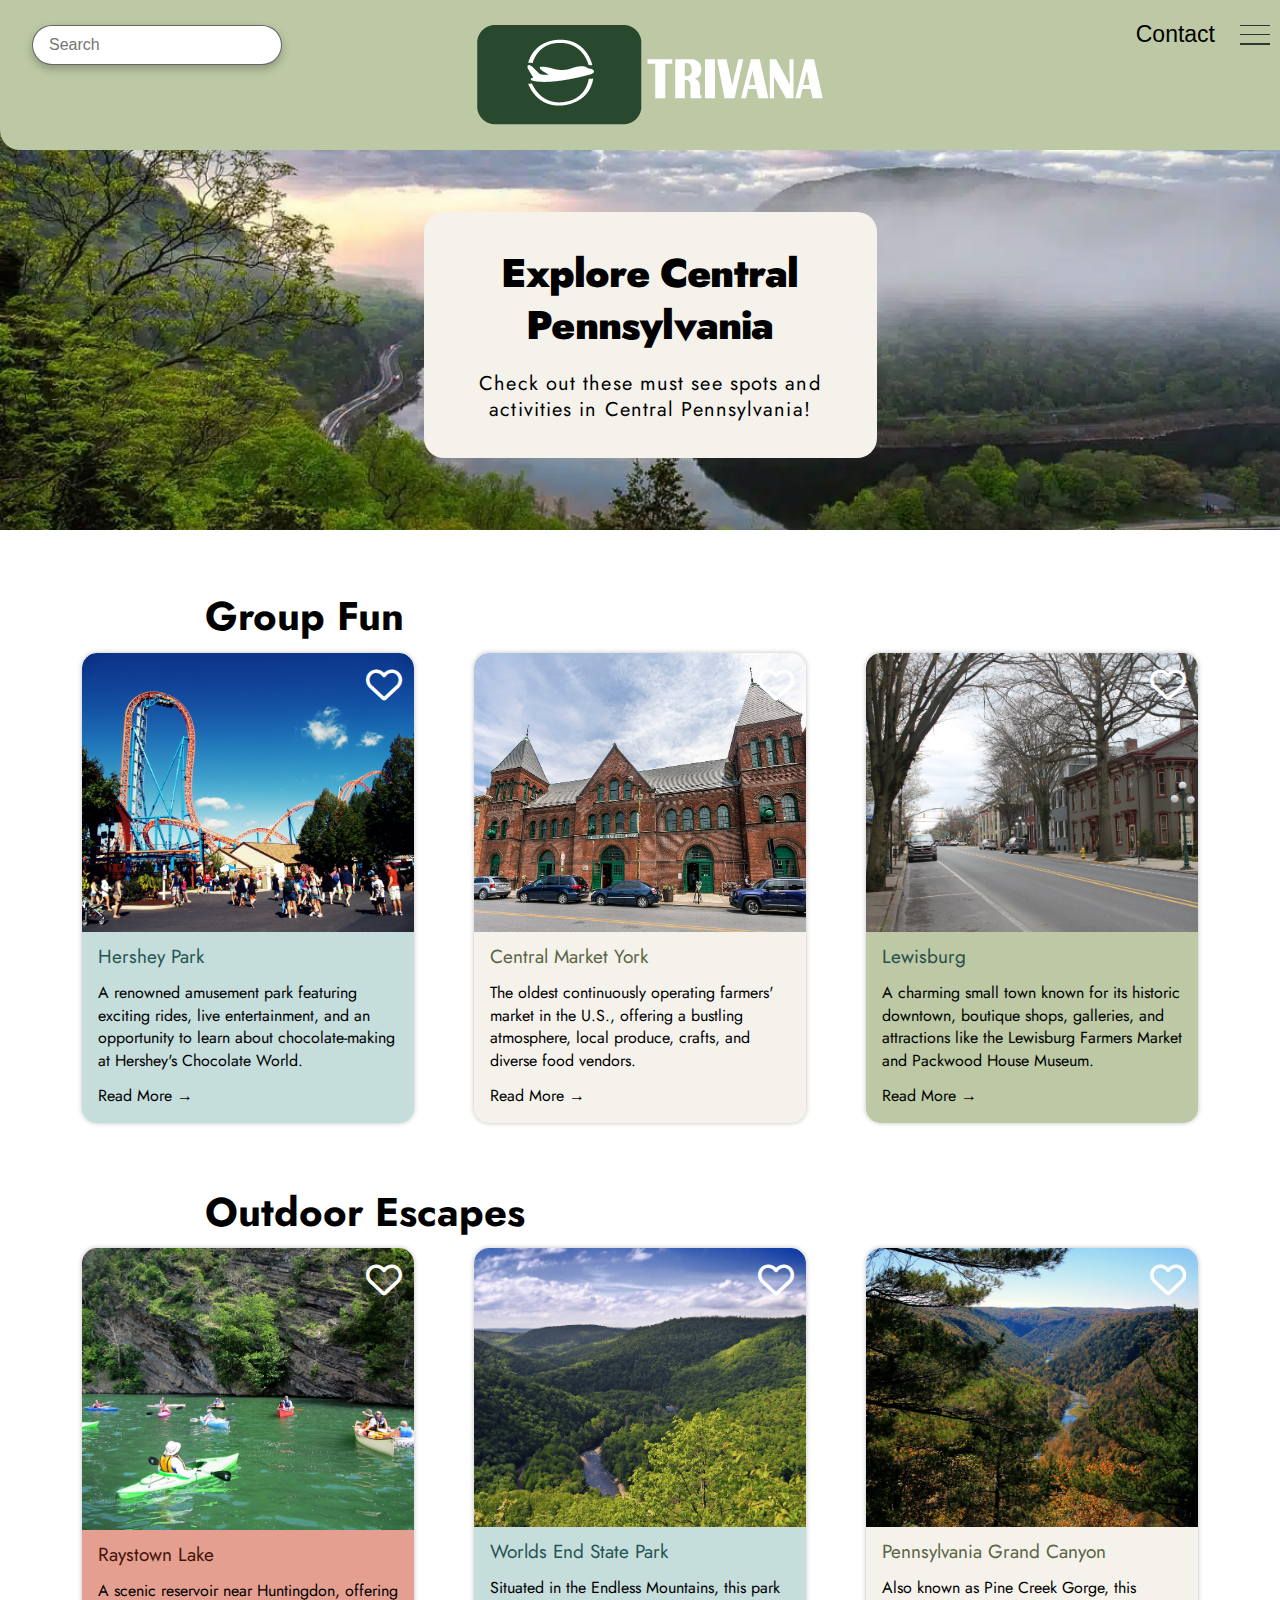
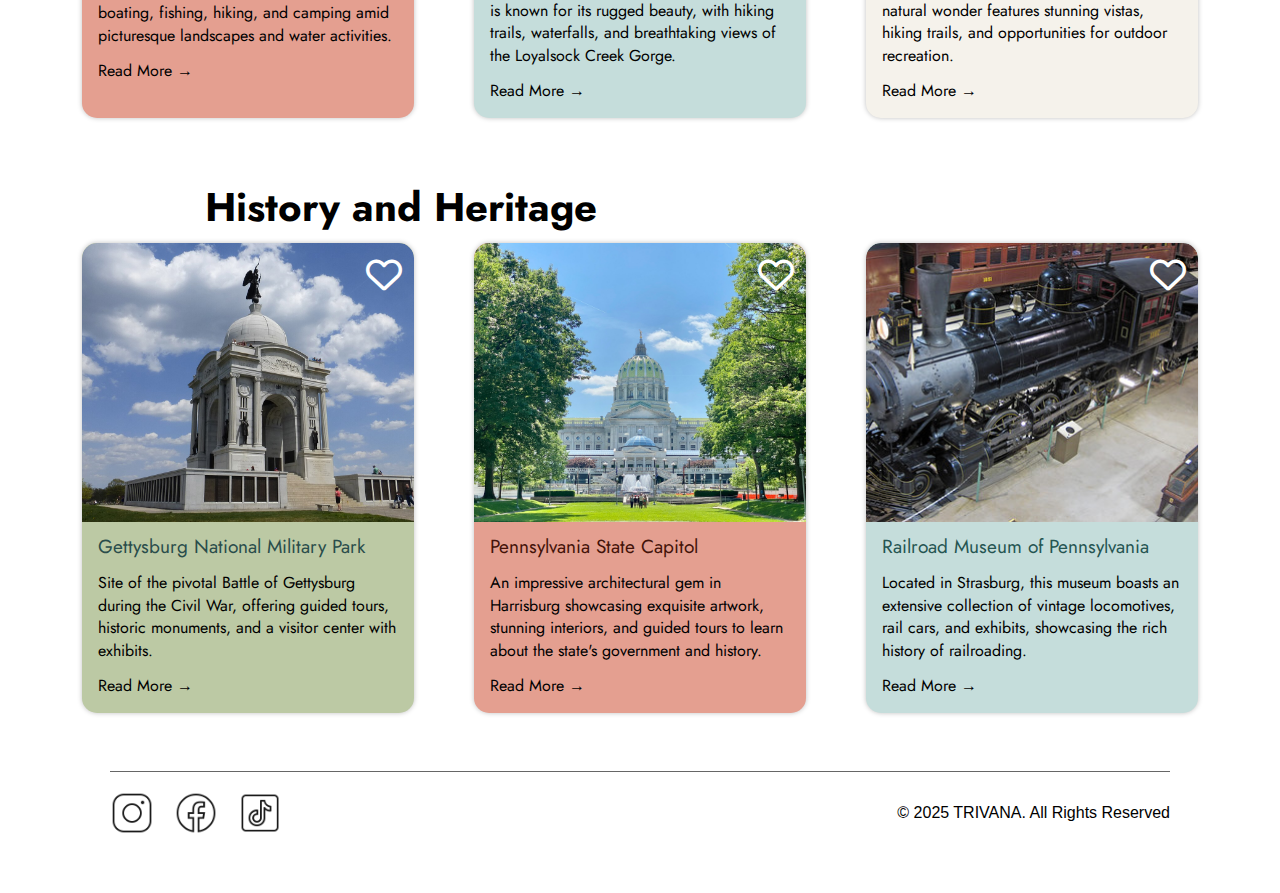
<file: Projects/project-1/index.html>
<!DOCTYPE html>
<html lang="en">
  <head>
    <meta charset="UTF-8" />
    <meta name="viewport" content="width=device-width, initial-scale=1.0" />
    <title>Trivana</title>
    <link
      href="https://fonts.googleapis.com/css2?family=Jost:wght@100;300;400;500;600;700;800&display=swap"
      rel="stylesheet"
    />
    <link
      rel="stylesheet"
      href="https://cdnjs.cloudflare.com/ajax/libs/font-awesome/6.4.0/css/all.min.css"
    />
    <link rel="stylesheet" href="style.css" />
    <link rel="apple-touch-icon" href="images/apple-touch-icon.png" />
    <link rel="icon" href="images/trivana-favicon.svg" type="image/svg+xml" />  
  </head>
  <body>
    <header class="flex">
      <div id="search">
        <input type="text" placeholder="Search" />
      </div>

      <div id="logo">
        <a href="#"><img src="images/trivana.png" alt="Trivana Logo" /></a>
      </div>

      <div id="contact">
        <button class="contact">Contact</button>
        <div class="menu">
          <div></div>
          <div></div>
          <div></div>
        </div>
      </div>
    </header>


    <div id="hero">
      <div class="hero-banner"></div>
      <div class="content-box">
        <h1>Explore Central Pennsylvania</h1>
        <p>
          Check out these must see spots and activities in Central Pennsylvania!
        </p>
      </div>
    </div>


    <div class="group-fun-heading">Group Fun</div>
    <div class="outdoorescapes">Outdoor Escapes</div>
    <div class="historyandheritage">History and Heritage</div>


    <div class="card-grid">
      <!-- Card 1 -->
      <div class="card card-group-1">
        <div class="card-image">
          <a href="https://www.hersheypark.com/" target="_blank">
            <img src="images/hersheypark.jpg" alt="Hershey Park" />
          </a>
          <button class="favorite-btn" aria-label="Add to favorites">
            <i class="fa-regular fa-heart heart-icon"></i>
          </button>
        </div>
        <div class="card-text">
          <h4>Hershey Park</h4>
          <p class="description">
            A renowned amusement park featuring exciting rides, live entertainment, and an opportunity to learn about chocolate-making at Hershey's Chocolate World.
          </p>
          <a href="https://www.hersheypark.com/" target="_blank" class="read-more">Read More</a>
        </div>
      </div>

      <!-- Card 2 -->
      <div class="card card-group-2">
        <div class="card-image">
          <a href="https://www.centralmarketyork.com/" target="_blank">
            <img src="images/centralmarket.jpg" alt="Central Market York" />
          </a>
          <button class="favorite-btn" aria-label="Add to favorites">
            <i class="fa-regular fa-heart heart-icon"></i>
          </button>
        </div>
        <div class="card-text">
          <h4>Central Market York</h4>
          <p class="description">
            The oldest continuously operating farmers' market in the U.S., offering a bustling atmosphere, local produce, crafts, and diverse food vendors.
          </p>
          <a href="https://www.centralmarketyork.com/" target="_blank" class="read-more">Read More</a>
        </div>
      </div>

      <!-- Card 3 -->
      <div class="card card-group-3">
        <div class="card-image">
          <a href="https://www.lewisburgpa.com/" target="_blank">
            <img src="images/lewisburg.jpg" alt="Lewisburg" />
          </a>
          <button class="favorite-btn" aria-label="Add to favorites">
            <i class="fa-regular fa-heart heart-icon"></i>
          </button>
        </div>
        <div class="card-text">
          <h4>Lewisburg</h4>
          <p class="description">
            A charming small town known for its historic downtown, boutique shops, galleries, and attractions like the Lewisburg Farmers Market and Packwood House Museum.
          </p>
          <a href="https://www.lewisburgpa.com/" target="_blank" class="read-more">Read More</a>
        </div>
      </div>

      <!-- Card 4 -->
      <div class="card card-group-4">
        <div class="card-image">
          <a href="https://www.nab.usace.army.mil/Missions/Dams-Recreation/Raystown/" target="_blank">
            <img src="images/raystown.jpg" alt="Raystown Lake" />
          </a>
          <button class="favorite-btn" aria-label="Add to favorites">
            <i class="fa-regular fa-heart heart-icon"></i>
          </button>
        </div>
        <div class="card-text">
          <h4>Raystown Lake</h4>
          <p class="description">
            A scenic reservoir near Huntingdon, offering boating, fishing, hiking, and camping amid picturesque landscapes and water activities.
          </p>
          <a href="https://www.nab.usace.army.mil/Missions/Dams-Recreation/Raystown/" target="_blank" class="read-more">Read More</a>
        </div>
      </div>

      <!-- Card 5 -->
      <div class="card card-group-1">
        <div class="card-image">
          <a href="https://www.dcnr.pa.gov/StateParks/FindAPark/WorldsEndStatePark/" target="_blank">
            <img src="images/statepark.jpg" alt="Worlds End State Park" />
          </a>
          <button class="favorite-btn" aria-label="Add to favorites">
            <i class="fa-regular fa-heart heart-icon"></i>
          </button>
        </div>
        <div class="card-text">
          <h4>Worlds End State Park</h4>
          <p class="description">
            Situated in the Endless Mountains, this park is known for its rugged beauty, with hiking trails, waterfalls, and breathtaking views of the Loyalsock Creek Gorge.
          </p>
          <a href="https://www.dcnr.pa.gov/StateParks/FindAPark/WorldsEndStatePark/" target="_blank" class="read-more">Read More</a>
        </div>
      </div>

            <!-- Card 6 -->
      <div class="card card-group-2">
        <div class="card-image">
          <a href="https://www.pa.gov/agencies/dcnr/recreation/where-to-go/state-parks/find-a-park/colton-point-state-park" target="_blank">
            <img src="images/grandcanyon.jpg" alt="Pennsylvania Grand Canyon" />
          </a>
          <button class="favorite-btn" aria-label="Add to favorites">
            <i class="fa-regular fa-heart heart-icon"></i>
          </button>
        </div>
        <div class="card-text">
          <h4>Pennsylvania Grand Canyon</h4>
          <p class="description">
            Also known as Pine Creek Gorge, this natural wonder features stunning vistas, hiking trails, and opportunities for outdoor recreation.
          </p>
          <a href="https://www.pa.gov/agencies/dcnr/recreation/where-to-go/state-parks/find-a-park/colton-point-state-park" target="_blank" class="read-more">Read More</a>
        </div>
      </div>

      <!-- Card 7 -->
      <div class="card card-group-3">
        <div class="card-image">
          <a href="https://www.nps.gov/gett/index.htm" target="_blank">
            <img src="images/military.jpg" alt="Gettysburg National Military Park" />
          </a>
          <button class="favorite-btn" aria-label="Add to favorites">
            <i class="fa-regular fa-heart heart-icon"></i>
          </button>
        </div>
        <div class="card-text">
          <h4>Gettysburg National Military Park</h4>
          <p class="description">
            Site of the pivotal Battle of Gettysburg during the Civil War, offering guided tours, historic monuments, and a visitor center with exhibits.
          </p>
          <a href="https://www.nps.gov/gett/index.htm" target="_blank" class="read-more">Read More</a>
        </div>
      </div>

      <!-- Card 8 -->
      <div class="card card-group-4">
        <div class="card-image">
          <a href="https://www.pacapitol.com/" target="_blank">
            <img src="images/capitol.jpg" alt="Pennsylvania State Capitol" />
          </a>
          <button class="favorite-btn" aria-label="Add to favorites">
            <i class="fa-regular fa-heart heart-icon"></i>
          </button>
        </div>
        <div class="card-text">
          <h4>Pennsylvania State Capitol</h4>
          <p class="description">
            An impressive architectural gem in Harrisburg showcasing exquisite artwork, stunning interiors, and guided tours to learn about the state's government and history.
          </p>
          <a href="https://www.pacapitol.com/" target="_blank" class="read-more">Read More</a>
        </div>
      </div>

      <!-- Card 9 -->
      <div class="card card-group-1">
        <div class="card-image">
          <a href="https://www.rrmuseumpa.org/" target="_blank">
            <img src="images/railroad.jpg" alt="Railroad Museum of Pennsylvania" />
          </a>
          <button class="favorite-btn" aria-label="Add to favorites">
            <i class="fa-regular fa-heart heart-icon"></i>
          </button>
        </div>
        <div class="card-text">
          <h4>Railroad Museum of Pennsylvania</h4>
          <p class="description">
            Located in Strasburg, this museum boasts an extensive collection of vintage locomotives, rail cars, and exhibits, showcasing the rich history of railroading.
          </p>
          <a href="https://www.rrmuseumpa.org/" target="_blank" class="read-more">Read More</a>
        </div>
      </div>
    </div> 


    <div class="footer-line"></div>

    <div class="footer-icons">
  <img src="images/instagram-icon.png" alt="Icon 1" />
  <img src="images/facebook-icon.png" alt="Icon 2" />
  <img src="images/tiktok-icon.png" alt="Icon 3" />
</div>

<div class="footer-text">© 2025 TRIVANA. All Rights Reserved</div>


    <div style="height: 200px;"></div>


    <script>
      document.querySelectorAll('.favorite-btn').forEach(button => {
        button.addEventListener('click', () => {
          const icon = button.querySelector('.heart-icon');
          icon.classList.toggle('fa-regular');
          icon.classList.toggle('fa-solid');
        });
      });
    </script>
  </body>
</html>
</file>
<file: Projects/project-1/style.css>
* {
  box-sizing: border-box;
  margin: 0;
  padding: 0;
}

body {
  font-family: 'Jost', sans-serif;
  background: white;
  min-height: 2493px;
  overflow-x: hidden;
}

header {
  background-color: #BCC9A4;
  width: 1300px;
  height: 150px;
  margin: 0 auto;
  border-bottom-left-radius: 20px;
  border-bottom-right-radius: 20px;
  position: relative;
  z-index: 2;
}

#search input {
  position: absolute;
  top: 25px;
  left: 32px;
  width: 250px;
  height: 40px;
  font-size: 16px;
  padding: 8px 16px;
  border-radius: 30px;
  border: 1px solid rgba(0, 0, 0, 0.6);
  box-shadow: 0 4px 8px rgba(0, 0, 0, 0.25);
}

#logo {
  display: flex;
  align-items: center;
  justify-content: center;
  flex: 1;
  padding-top: 7px;
}

#logo img {
  width: 100%;
  height: 100%;
  object-fit: contain;
  margin-top: -1px;
}

.flex {
  display: flex;
  justify-content: space-between;
  align-items: center;
}

#contact {
  position: absolute;
  top: 21px;
  right: 30px;
  display: flex;
  align-items: center;
  gap: 25px;
}

.contact {
  background: none;
  border: none;
  color: black;
  font-size: 23px;
  cursor: pointer;
  padding: 0;
}

.menu {
  display: flex;
  flex-direction: column;
  justify-content: space-between;
  width: 30px;
  height: 20px;
}

.menu div {
  height: 1.5px;
  background: #333;
  width: 100%;
}

.contact:hover {
  color: #2A4D4B;
  text-shadow: 0 0 1px rgba(0, 0, 0, 0.2);
}

.menu:hover {
  transform: scale(1.05);
}

#hero {
  position: relative;
  width: 1300px;
  height: 440px;
  margin: -60px auto 0 auto;
  padding-top: 60px;
  overflow: hidden;
  z-index: 1;
}

.hero-banner {
  position: absolute;
  top: 0;
  left: 0;
  width: 100%;
  height: 450px;
  background-image: url('images/pennsylvania.jpg');
  background-size: cover;
  background-position: center;
  background-repeat: no-repeat;
  z-index: 0;
}

.content-box {
  position: relative;
  z-index: 1;
  width: 453px;
  height: 246px;
  background: #F5F2EB;
  border-radius: 20px;
  margin: 62px auto 0 auto;
  display: flex;
  flex-direction: column;
  align-items: center;
  justify-content: center;
  text-align: center;
  padding: 40px 20px;
}

.content-box h1 {
  font-size: 40px;
  font-weight: 900;
  line-height: 1.3;
  letter-spacing: -0.8px;
  margin-bottom: 20px;
}

.content-box p {
  font-size: 20px;
  font-weight: 400;
  letter-spacing: 1.1px;
  line-height: 1.3;
}

.group-fun-heading,
.outdoorescapes,
.historyandheritage {
  position: absolute;
  left: 205px;
  font-family: 'Jost', sans-serif;
  font-size: 40px;
  font-weight: 700;
  color: black;
}

.group-fun-heading {
  top: 587px;
}

.outdoorescapes {
  top: 1183px;
}

.historyandheritage {
  top: 1778px;
}

.card-grid {
  display: grid;
  grid-template-columns: repeat(3, 1fr);
  gap: 125px 60px;
  position: absolute;
  top: 653px;
  left: 50%;
  transform: translateX(-50%);
  border-radius: 15px;
}

.card {
  border-radius: 15px;
  box-shadow: 0 0 5px rgba(0, 0, 0, 0.25);
  display: flex;
  flex-direction: column;
  width: 332px;
  height: 470px;
  overflow: hidden;
}

.card-image {
  position: relative;
  width: 100%;
  height: 282px;
  overflow: hidden;
}

.card-image img {
  width: 100%;
  height: 100%;
  object-fit: cover;
  display: block;
  border-top-left-radius: 15px;
  border-top-right-radius: 15px;
}

.favorite-btn {
  position: absolute;
  top: 12px;
  right: 12px;
  background: none;
  border: none;
  font-size: 36px;
  cursor: pointer;
  color: white;
  z-index: 2;
}

.favorite-btn .heart-icon {
  pointer-events: none;
  transition: transform 0.2s ease;
}

.favorite-btn:hover .heart-icon {
  transform: scale(1.15);
}

.favorite-btn .fa-heart {
  color: white;
}

.favorite-btn .fa-regular.fa-heart {
  font-weight: 400;
}

.favorite-btn .fa-solid.fa-heart {
  font-weight: 900;
}

.card-text {
  padding: 16px;
  display: flex;
  flex-direction: column;
  gap: 12px;
}

.card h4 {
  font-size: 19px;
  font-weight: 400;
  color: var(--h4, black);
  margin-top: -5px;
}

.card .description {
  font-size: 16px;
  font-weight: 400;
  line-height: 1.4;
}

.read-more {
  font-size: 16px;
  color: inherit;
  text-decoration: none;
  transition: all 0.2s ease;
  align-self: flex-start;
}

.read-more:hover {
  text-decoration: underline;
  color: #000;
}

.read-more::after {
  content: " →";
  transition: margin-left 0.2s ease;
}

.read-more:hover::after {
  margin-left: 4px;
}


.card-group-1 {
  background-color: #C5DDDB;
  --h4: #255552;
}

.card-group-2 {
  background-color: #F5F2EB;
  --h4: #596545;
}

.card-group-3 {
  background-color: #BCC9A4;
  --h4: #2A4D4B;
}

.card-group-4 {
  background-color: #E49F90;
  --h4: #431309;
}

.footer-line {
  position: absolute;
  top: 2371px;
  left: 110px;
  right: 110px;
  height: 1px;
  background-color: rgba(0, 0, 0, 0.6);
}

.footer-icons {
  position: absolute;
  top: 2391px;
  left: 110px;
  display: flex;
  gap: 20px;
}

.footer-icons img {
  width: 44px;
  height: 44px;
  transition: transform 0.2s ease, filter 0.2s ease;
}

.footer-icons img:hover {
  transform: scale(1.05);
  filter: drop-shadow(0 0 1px rgba(0, 0, 0, 0.2));
}

@import url('https://fonts.googleapis.com/css2?family=Inter:wght@400&display=swap');

.footer-text {
  position: absolute;
  top: 2404px;
  right: 110px;
  font-family: 'Inter', sans-serif;
  font-size: 16px;
  color: black;
}
</file>
